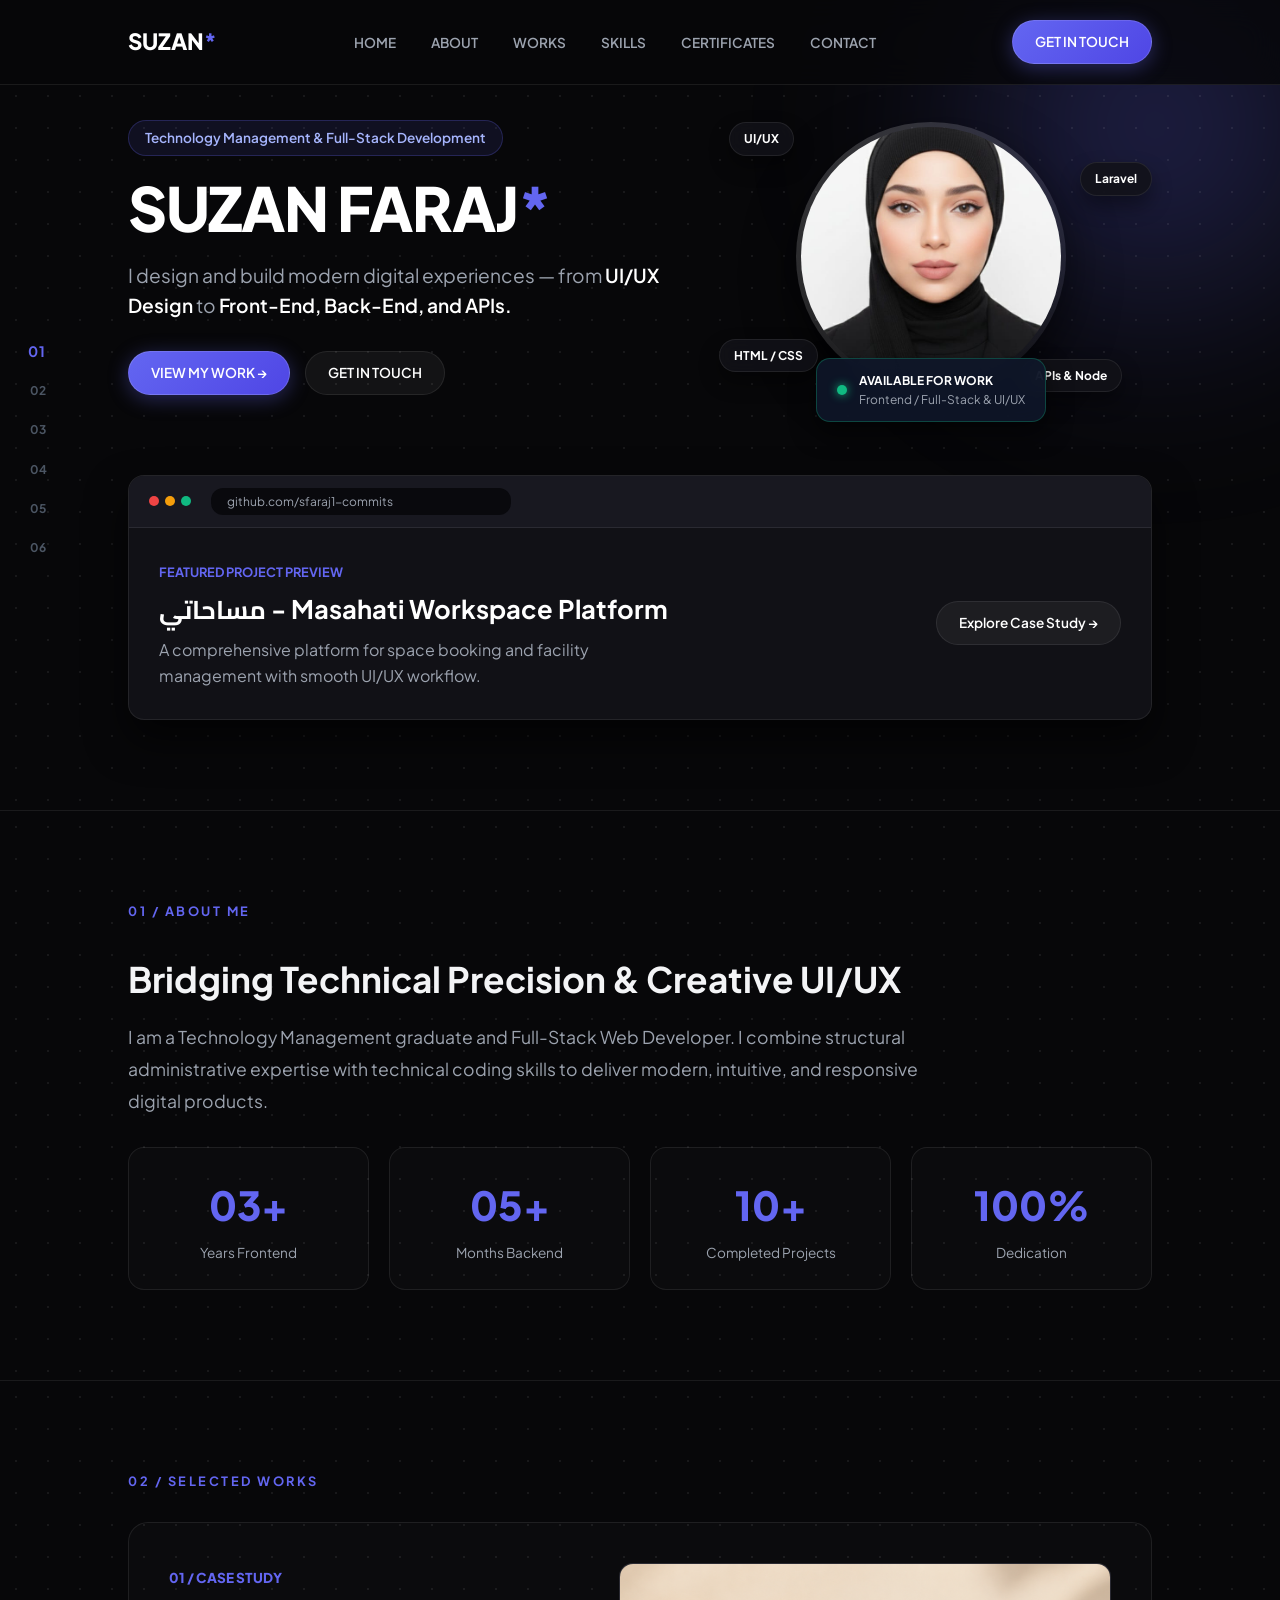
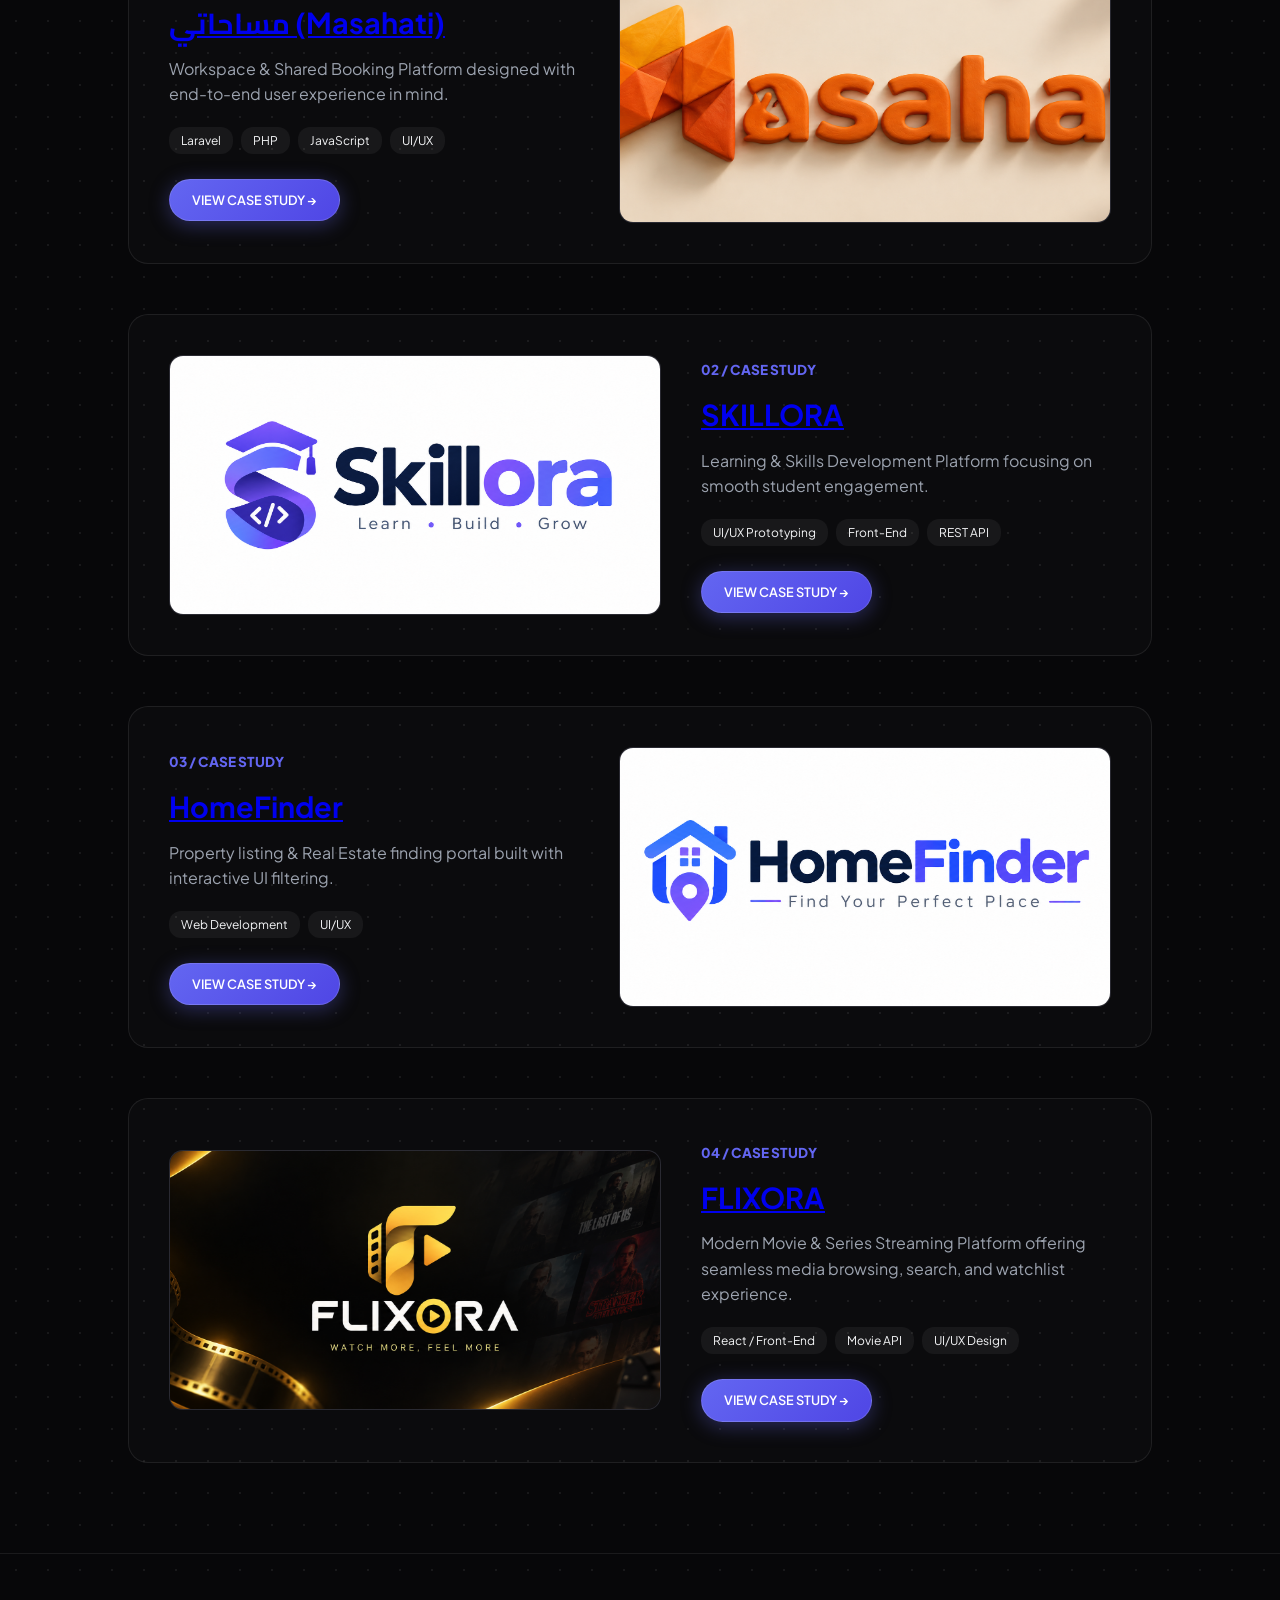
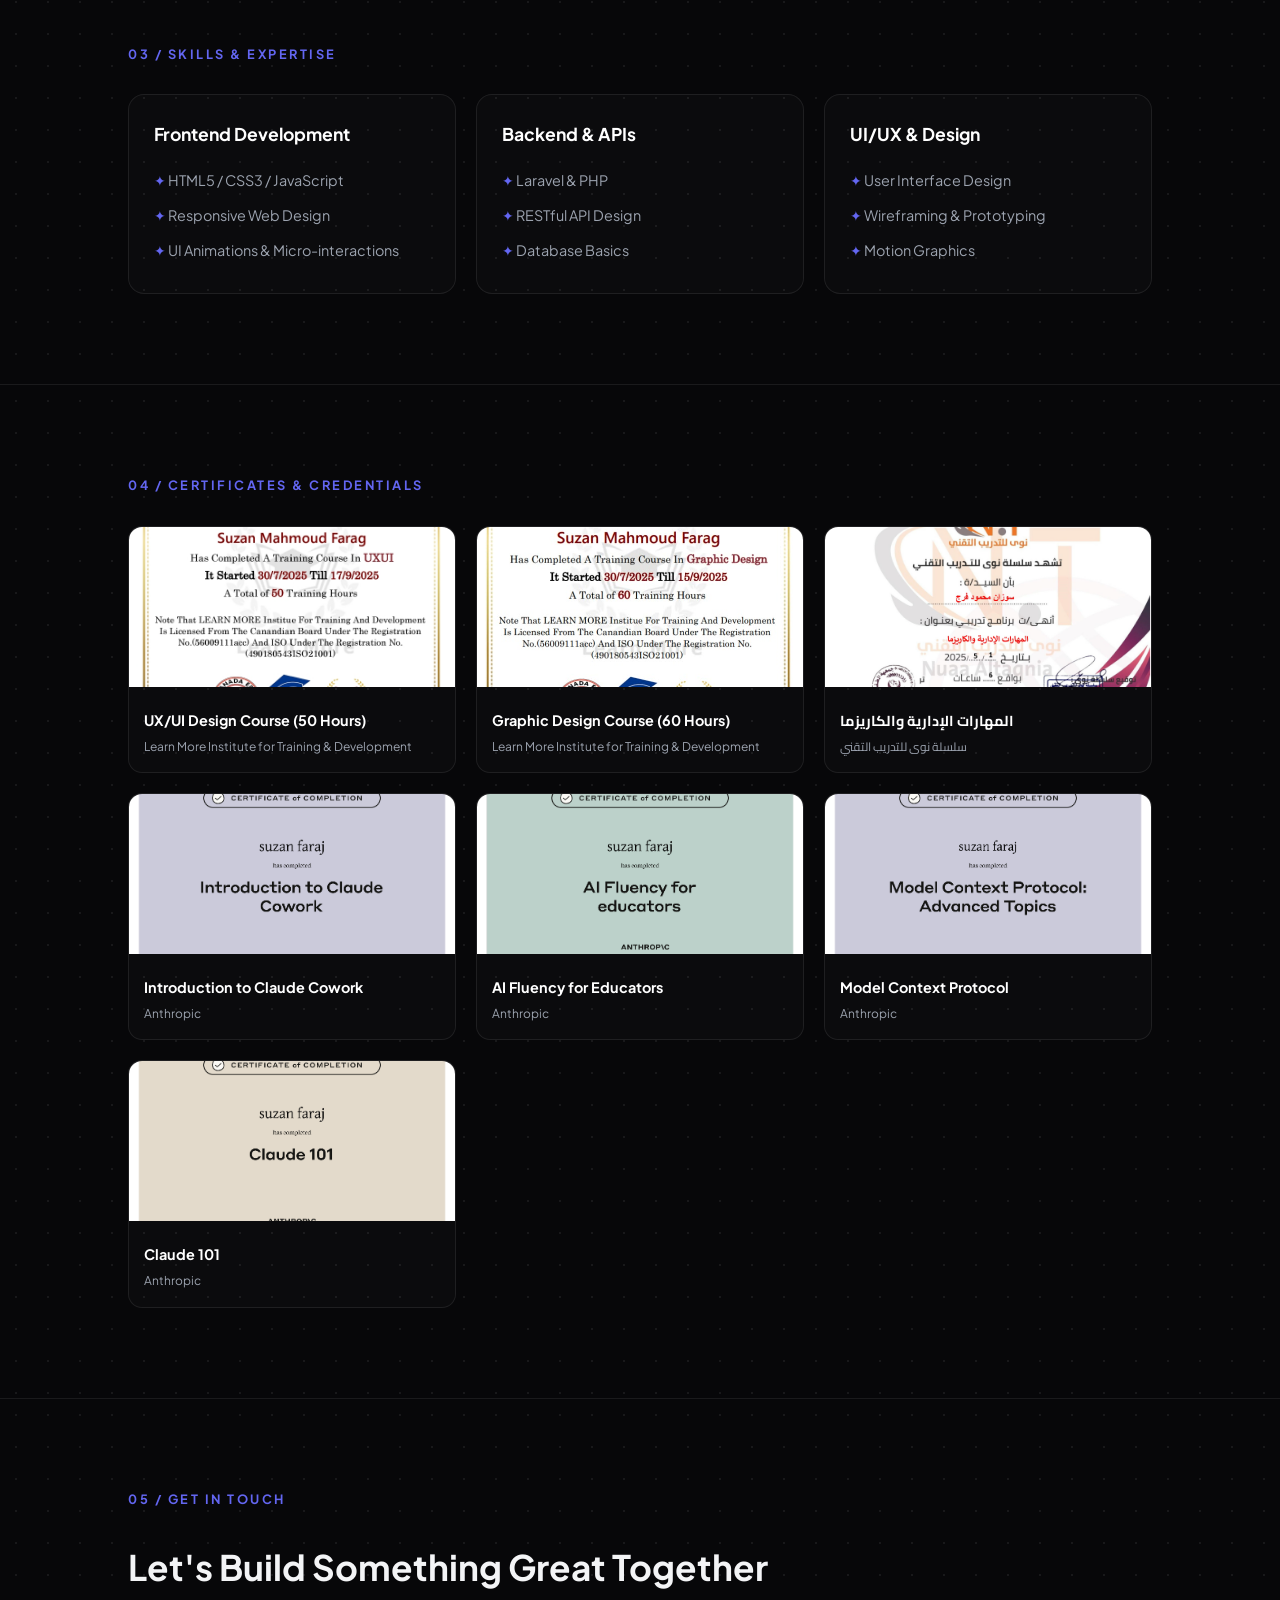
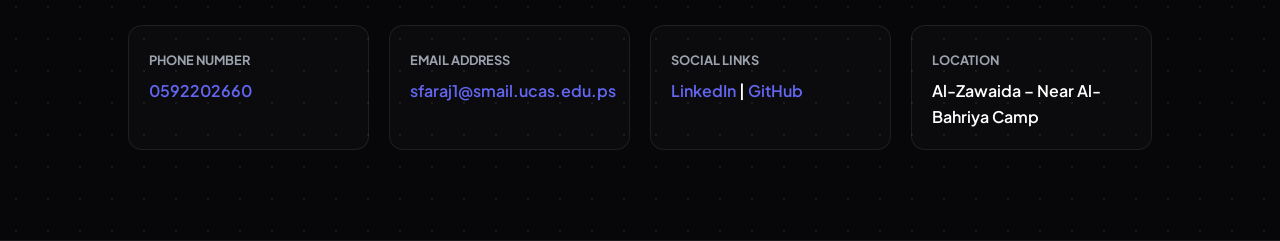
<file: index.html>
<!DOCTYPE html>
<html lang="en" dir="ltr">
<head>
    <meta charset="UTF-8">
    <meta name="viewport" content="width=device-width, initial-scale=1.0">
    <title>Suzan Faraj | Full-Stack & UI/UX Developer</title>
    
    <!-- Google Fonts -->
    <link rel="preconnect" href="https://fonts.googleapis.com">
    <link rel="preconnect" href="https://fonts.gstatic.com" crossorigin>
    <link href="https://fonts.googleapis.com/css2?family=Cairo:wght@400;600;700&family=Plus+Jakarta+Sans:wght@300;400;500;600;700;800&display=swap" rel="stylesheet">
    
    <!-- External CSS -->
    <link rel="stylesheet" href="css/style.css">

    <!-- Modal Internal CSS -->
    <style>
        .image-modal {
            display: none;
            position: fixed;
            z-index: 9999;
            padding-top: 50px;
            left: 0;
            top: 0;
            width: 100%;
            height: 100%;
            overflow: auto;
            background-color: rgba(0, 0, 0, 0.88);
            backdrop-filter: blur(8px);
        }

        .modal-content {
            margin: auto;
            display: block;
            max-width: 85%;
            max-height: 80vh;
            border-radius: 12px;
            box-shadow: 0 10px 30px rgba(0,0,0,0.8);
            object-fit: contain;
            animation: zoomIn 0.3s ease-in-out;
        }

        #caption {
            margin: auto;
            display: block;
            width: 80%;
            max-width: 700px;
            text-align: center;
            color: #ffffff;
            padding: 15px 0;
            font-size: 1.1rem;
            font-family: 'Plus Jakarta Sans', sans-serif;
        }

        .close-modal {
            position: absolute;
            top: 20px;
            right: 35px;
            color: #ffffff;
            font-size: 40px;
            font-weight: bold;
            cursor: pointer;
            transition: 0.3s;
            line-height: 1;
        }

        .close-modal:hover {
            color: #ff4d4d;
        }

        @keyframes zoomIn {
            from { transform: scale(0.7); opacity: 0; }
            to { transform: scale(1); opacity: 1; }
        }

        .cert-card img, .case-img img {
            cursor: pointer;
            transition: transform 0.3s ease, filter 0.3s ease;
        }

        .cert-card img:hover, .case-img img:hover {
            transform: scale(1.03);
            filter: brightness(1.05);
        }

        /* Smooth fade transition for browser preview slider */
        .preview-title, .preview-desc, #preview-url {
            transition: opacity 0.3s ease-in-out;
        }
        .fade-out {
            opacity: 0;
        }
    </style>
</head>
<body>

    <div class="ambient-glow"></div>

    <!-- Scroll Progress Indicator -->
    <div class="scroll-indicator">
        <a href="#home" class="scroll-step active">01</a>
        <a href="#about" class="scroll-step">02</a>
        <a href="#works" class="scroll-step">03</a>
        <a href="#skills" class="scroll-step">04</a>
        <a href="#certificates" class="scroll-step">05</a>
        <a href="#contact" class="scroll-step">06</a>
    </div>

    <!-- Header Navigation -->
    <header>
        <a class="logo" href="#home">SUZAN<span>*</span></a>
        <nav>
            <a href="#home">HOME</a>
            <a href="#about">ABOUT</a>
            <a href="#works">WORKS</a>
            <a href="#skills">SKILLS</a>
            <a href="#certificates">CERTIFICATES</a>
            <a href="#contact">CONTACT</a>
        </nav>
        <div class="header-actions">
            <a class="btn-primary" href="#contact">GET IN TOUCH</a>
        </div>
    </header>

    <main>
        <!-- HERO SECTION -->
        <section class="hero grid-bg" id="home">
            <div class="hero-content">
                <span class="hero-tag">Technology Management & Full-Stack Development</span>
                <h1>SUZAN FARAJ<span>*</span></h1>
                <p class="intro-text">
                    I design and build modern digital experiences — from <b>UI/UX Design</b> to <b>Front-End, Back-End, and APIs.</b>
                </p>

                <div class="hero-cta">
                    <a href="#works" class="btn-primary">VIEW MY WORK →</a>
                    <a href="#contact" class="btn-secondary">GET IN TOUCH</a>
                </div>
            </div>

            <!-- Profile Visual with Orbits & Floating Status -->
            <div class="hero-visual">
                <div class="floating-badge badge-1">UI/UX</div>
                <div class="floating-badge badge-2">Laravel</div>
                <div class="floating-badge badge-3">HTML / CSS</div>
                <div class="floating-badge badge-4">APIs & Node</div>

                <div class="photo-wrapper">
                    <img src="image/profile.jpg.jpeg" alt="Suzan Faraj">
                </div>

                <div class="status-card">
                    <div class="status-dot"></div>
                    <div class="status-info">
                        <strong>AVAILABLE FOR WORK</strong>
                        <span>Frontend / Full-Stack & UI/UX</span>
                    </div>
                </div>
            </div>

            <!-- Hero Live Browser Project Slider Preview -->
            <div class="hero-browser-preview">
                <div class="browser-header">
                    <div class="dots">
                        <div class="dot red"></div>
                        <div class="dot yellow"></div>
                        <div class="dot green"></div>
                    </div>
                    <div class="browser-url" id="preview-url">github.com/sfaraj1-commits</div>
                </div>
                <div class="browser-content">
                    <div>
                        <span class="preview-tag">FEATURED PROJECT PREVIEW</span>
                        <h3 id="preview-title" class="preview-title">مساحاتي - Masahati Workspace Platform</h3>
                        <p id="preview-desc" class="preview-desc">A comprehensive platform for space booking and facility management with smooth UI/UX workflow.</p>
                    </div>
                    <a href="https://github.com/sfaraj1-commits" target="_blank" class="btn-secondary btn-nowrap">Explore Case Study →</a>
                </div>
            </div>
        </section>

        <!-- ABOUT SECTION WITH STATS -->
        <section class="about grid-bg" id="about">
            <div class="section-top">01 / ABOUT ME</div>
            
            <h2 class="section-title">Bridging Technical Precision & Creative UI/UX</h2>
            <p class="section-description">
                I am a Technology Management graduate and Full-Stack Web Developer. I combine structural administrative expertise with technical coding skills to deliver modern, intuitive, and responsive digital products.
            </p>

            <!-- Stats Grid -->
            <div class="stats-grid">
                <div class="stat-card">
                    <div class="num">03+</div>
                    <div class="label">Years Frontend</div>
                </div>
                <div class="stat-card">
                    <div class="num">05+</div>
                    <div class="label">Months Backend</div>
                </div>
                <div class="stat-card">
                    <div class="num">10+</div>
                    <div class="label">Completed Projects</div>
                </div>
                <div class="stat-card">
                    <div class="num">100%</div>
                    <div class="label">Dedication</div>
                </div>
            </div>
        </section>

        <!-- SELECTED WORKS - CASE STUDIES -->
        <section class="works grid-bg" id="works">
            <div class="section-top">02 / SELECTED WORKS</div>

            <div class="case-studies">
                <!-- Case Study 01: Masahati -->
                <article class="case-card">
                    <div>
                        <span class="case-tag">01 / CASE STUDY</span>
                        <h3 class="case-title">
                            <a href="https://github.com/sfaraj1-commits" target="_blank" class="title-link">مساحاتي (Masahati)</a>
                        </h3>
                        <p class="case-desc">Workspace & Shared Booking Platform designed with end-to-end user experience in mind.</p>
                        <div class="tag-list">
                            <span class="tech-tag">Laravel</span>
                            <span class="tech-tag">PHP</span>
                            <span class="tech-tag">JavaScript</span>
                            <span class="tech-tag">UI/UX</span>
                        </div>
                        <a href="https://github.com/sfaraj1-commits" target="_blank" class="btn-primary btn-sm">VIEW CASE STUDY →</a>
                    </div>
                    <div class="case-img">
                        <img src="image/ChatGPT Image 1 أكتوبر 2026، 10_44_42 ص.png" alt="Masahati App Preview">
                    </div>
                </article>

                <!-- Case Study 02: Skillora -->
                <article class="case-card reverse">
                    <div class="case-img">
                        <img src="image/ChatGPT Image 8 أكتوبر 2026، 11_13_32 ص.png" alt="Skillora App Preview">
                    </div>
                    <div>
                        <span class="case-tag">02 / CASE STUDY</span>
                        <h3 class="case-title">
                            <a href="https://github.com/sfaraj1-commits/Skillora" target="_blank" class="title-link">SKILLORA</a>
                        </h3>
                        <p class="case-desc">Learning & Skills Development Platform focusing on smooth student engagement.</p>
                        <div class="tag-list">
                            <span class="tech-tag">UI/UX Prototyping</span>
                            <span class="tech-tag">Front-End</span>
                            <span class="tech-tag">REST API</span>
                        </div>
                        <a href="https://github.com/sfaraj1-commits/Skillora" target="_blank" class="btn-primary btn-sm">VIEW CASE STUDY →</a>
                    </div>
                </article>

                <!-- Case Study 03: HomeFinder -->
                <article class="case-card">
                    <div>
                        <span class="case-tag">03 / CASE STUDY</span>
                        <h3 class="case-title">
                            <a href="https://github.com/sfaraj1-commits" target="_blank" class="title-link">HomeFinder</a>
                        </h3>
                        <p class="case-desc">Property listing & Real Estate finding portal built with interactive UI filtering.</p>
                        <div class="tag-list">
                            <span class="tech-tag">Web Development</span>
                            <span class="tech-tag">UI/UX</span>
                        </div>
                        <a href="https://github.com/sfaraj1-commits" target="_blank" class="btn-primary btn-sm">VIEW CASE STUDY →</a>
                    </div>
                    <div class="case-img">
                        <img src="image/ChatGPT Image 8 أكتوبر 2026، 11_18_34 ص.png" alt="HomeFinder Portal Preview">
                    </div>
                </article>

                <!-- Case Study 04: Flixora -->
                <article class="case-card reverse">
                    <div class="case-img">
                        <img src="image/ChatGPT Image 8 أكتوبر 2026، 11_52_13 ص.png" alt="FLIXORA Movies App Preview">
                    </div>
                    <div>
                        <span class="case-tag">04 / CASE STUDY</span>
                        <h3 class="case-title">
                            <a href="https://github.com/sfaraj1-commits/Flixora" target="_blank" class="title-link">FLIXORA</a>
                        </h3>
                        <p class="case-desc">Modern Movie & Series Streaming Platform offering seamless media browsing, search, and watchlist experience.</p>
                        <div class="tag-list">
                            <span class="tech-tag">React / Front-End</span>
                            <span class="tech-tag">Movie API</span>
                            <span class="tech-tag">UI/UX Design</span>
                        </div>
                        <a href="https://github.com/sfaraj1-commits/Flixora" target="_blank" class="btn-primary btn-sm">VIEW CASE STUDY →</a>
                    </div>
                </article>
            </div>
        </section>

        <!-- SKILLS SECTION -->
        <section class="skills grid-bg" id="skills">
            <div class="section-top">03 / SKILLS & EXPERTISE</div>

            <div class="skills-grid">
                <div class="skill-box">
                    <h3>Frontend Development</h3>
                    <ul>
                        <li>HTML5 / CSS3 / JavaScript</li>
                        <li>Responsive Web Design</li>
                        <li>UI Animations & Micro-interactions</li>
                    </ul>
                </div>
                <div class="skill-box">
                    <h3>Backend & APIs</h3>
                    <ul>
                        <li>Laravel & PHP</li>
                        <li>RESTful API Design</li>
                        <li>Database Basics</li>
                    </ul>
                </div>
                <div class="skill-box">
                    <h3>UI/UX & Design</h3>
                    <ul>
                        <li>User Interface Design</li>
                        <li>Wireframing & Prototyping</li>
                        <li>Motion Graphics</li>
                    </ul>
                </div>
            </div>
        </section>

        <!-- CERTIFICATES SECTION -->
        <section class="certificates grid-bg" id="certificates">
            <div class="section-top">04 / CERTIFICATES & CREDENTIALS</div>

            <div class="cert-grid">
                <article class="cert-card">
                    <img src="image/g.jpeg" alt="UX/UI Design Training Certificate">
                    <div class="cert-info">
                        <h4>UX/UI Design Course (50 Hours)</h4>
                        <span>Learn More Institute for Training & Development</span>
                    </div>
                </article>

                <article class="cert-card">
                    <img src="image/WhatsApp Image 2026-10-06 at 2.01.51 PM.jpeg" alt="Graphic Design Training Certificate">
                    <div class="cert-info">
                        <h4>Graphic Design Course (60 Hours)</h4>
                        <span>Learn More Institute for Training & Development</span>
                    </div>
                </article>

                <article class="cert-card">
                    <img src="image/WhatsApp Image 2026-10-06 at 2.01.50 PM.jpeg" alt="Management Skills Certificate">
                    <div class="cert-info">
                        <h4>المهارات الإدارية والكاريزما</h4>
                        <span>سلسلة نوى للتدريب التقني</span>
                    </div>
                </article>

                <article class="cert-card">
                    <img src="image/certificate-2w9afbfnwqff-1787581860.jpg" alt="Certificate">
                    <div class="cert-info">
                        <h4>Introduction to Claude Cowork</h4>
                        <span>Anthropic</span>
                    </div>
                </article>

                <article class="cert-card">
                    <img src="image/certificate-3p4eb554yfsv-1787680988.jpg" alt="Certificate">
                    <div class="cert-info">
                        <h4>AI Fluency for Educators</h4>
                        <span>Anthropic</span>
                    </div>
                </article>

                <article class="cert-card">
                    <img src="image/certificate-8xuorm6f8h6w-1787682008.jpg" alt="Certificate">
                    <div class="cert-info">
                        <h4>Model Context Protocol</h4>
                        <span>Anthropic</span>
                    </div>
                </article>

                <article class="cert-card">
                    <img src="image/certificate-9eqwygiq89qj-1786186066.jpg" alt="Certificate">
                    <div class="cert-info">
                        <h4>Claude 101</h4>
                        <span>Anthropic</span>
                    </div>
                </article>
            </div>
        </section>

        <!-- CONTACT SECTION -->
        <section class="contact grid-bg" id="contact">
            <div class="section-top">05 / GET IN TOUCH</div>
            <h2 class="section-title">Let's Build Something Great Together</h2>

            <div class="contact-grid">
                <div class="contact-box">
                    <strong>Phone Number</strong>
                    <p><a href="tel:0592202660">0592202660</a></p>
                </div>
                <div class="contact-box">
                    <strong>Email Address</strong>
                    <p><a href="mailto:sfaraj1@smail.ucas.edu.ps">sfaraj1@smail.ucas.edu.ps</a></p>
                </div>
                <div class="contact-box">
                    <strong>Social Links</strong>
                    <p>
                        <a href="https://www.linkedin.com/in/suzan-ahmad-7a7024203?utm_source=share_via&utm_content=profile&utm_medium=member_android" target="_blank">LinkedIn</a> | 
                        <a href="https://github.com/sfaraj1-commits" target="_blank">GitHub</a>
                    </p>
                </div>
                <div class="contact-box">
                    <strong>Location</strong>
                    <p>Al-Zawaida – Near Al-Bahriya Camp</p>
                </div>
            </div>
        </section>
    </main>

    <!-- Lightbox Modal -->
    <div id="imageModal" class="image-modal" role="dialog" aria-modal="true" aria-hidden="true">
        <span class="close-modal" aria-label="Close modal">&times;</span>
        <img class="modal-content" id="fullImage" alt="Zoomed View">
        <div id="caption"></div>
    </div>

    <!-- JavaScript -->
    <script>
        document.addEventListener("DOMContentLoaded", () => {
            const projects = [
                { title: "مساحاتي - Masahati Workspace Platform", desc: "A comprehensive space booking and facility management system.", url: "github.com/sfaraj1-commits" },
                { title: "SKILLORA - Learning Platform", desc: "E-learning portal designed with clean UI/UX and seamless APIs.", url: "github.com/sfaraj1-commits/Skillora" },
                { title: "HomeFinder - Real Estate Portal", desc: "Real estate listing platform with advanced filtering controls.", url: "github.com/sfaraj1-commits" },
                { title: "FLIXORA - Movies & Series Platform", desc: "Modern movie discovery and streaming web application.", url: "github.com/sfaraj1-commits/Flixora" }
            ];

            let currentIndex = 0;
            const titleEl = document.getElementById("preview-title");
            const descEl = document.getElementById("preview-desc");
            const urlEl = document.getElementById("preview-url");

            // Slider switch with smooth fade transition
            setInterval(() => {
                titleEl.classList.add("fade-out");
                descEl.classList.add("fade-out");
                urlEl.classList.add("fade-out");

                setTimeout(() => {
                    currentIndex = (currentIndex + 1) % projects.length;
                    titleEl.textContent = projects[currentIndex].title;
                    descEl.textContent = projects[currentIndex].desc;
                    urlEl.textContent = projects[currentIndex].url;

                    titleEl.classList.remove("fade-out");
                    descEl.classList.remove("fade-out");
                    urlEl.classList.remove("fade-out");
                }, 300);
            }, 3500);

            // Active step indicator on scroll
            const sections = document.querySelectorAll("section");
            const navSteps = document.querySelectorAll(".scroll-step");

            window.addEventListener("scroll", () => {
                let current = "";
                sections.forEach(section => {
                    const sectionTop = section.offsetTop;
                    if (pageYOffset >= sectionTop - 200) {
                        current = section.getAttribute("id");
                    }
                });

                navSteps.forEach(step => {
                    step.classList.remove("active");
                    if (step.getAttribute("href") === `#${current}`) {
                        step.classList.add("active");
                    }
                });
            });

            // Zoom Image Lightbox Logic
            const modal = document.getElementById("imageModal");
            const modalImg = document.getElementById("fullImage");
            const captionText = document.getElementById("caption");
            const closeModal = document.querySelector(".close-modal");
            const clickableImages = document.querySelectorAll(".cert-card img, .case-img img");

            clickableImages.forEach(img => {
                img.addEventListener("click", function (e) {
                    modal.style.display = "block";
                    modal.setAttribute("aria-hidden", "false");
                    modalImg.src = e.currentTarget.src;
                    captionText.textContent = e.currentTarget.alt || "";
                });
            });

            const hideModal = () => {
                modal.style.display = "none";
                modal.setAttribute("aria-hidden", "true");
            };

            closeModal.addEventListener("click", hideModal);

            modal.addEventListener("click", (e) => {
                if (e.target === modal) hideModal();
            });

            document.addEventListener("keydown", (e) => {
                if (e.key === "Escape" && modal.style.display === "block") hideModal();
            });
        });
    </script>
</body>
</html>
</file>
<file: css/style.css>
:root {
    --bg-color: #070709;
    --card-bg: rgba(255, 255, 255, 0.02);
    --card-border: rgba(255, 255, 255, 0.08);
    --accent-color: #6366f1;
    --accent-glow: rgba(99, 102, 241, 0.35);
    --green-glow: #10b981;
    --text-main: #f3f4f6;
    --text-muted: #9ca3af;
}

* { 
    box-sizing: border-box; 
    margin: 0; 
    padding: 0; 
}

html { 
    scroll-behavior: smooth; 
}

body {
    background-color: var(--bg-color);
    color: var(--text-main);
    font-family: 'Plus Jakarta Sans', 'Cairo', sans-serif;
    line-height: 1.6;
    overflow-x: hidden;
    padding-top: 80px;
}

/* Ambient Background Glow */
.ambient-glow {
    position: fixed;
    top: -150px;
    right: -150px;
    width: 550px;
    height: 550px;
    background: radial-gradient(circle, var(--accent-glow) 0%, transparent 70%);
    z-index: -1;
    filter: blur(90px);
    pointer-events: none;
}

.grid-bg {
    background-image: radial-gradient(rgba(255, 255, 255, 0.07) 1px, transparent 1px);
    background-size: 32px 32px;
    padding: 90px 10%;
    border-bottom: 1px solid var(--card-border);
    position: relative;
}

/* Side Scroll Progress Indicator */
.scroll-indicator {
    position: fixed;
    left: 30px;
    top: 50%;
    transform: translateY(-50%);
    display: flex;
    flex-direction: column;
    gap: 20px;
    z-index: 100;
}

.scroll-step {
    font-size: 0.75rem;
    font-weight: 700;
    color: #4b5563;
    text-decoration: none;
    transition: all 0.3s;
    position: relative;
}

.scroll-step.active, 
.scroll-step:hover {
    color: var(--accent-color);
    transform: scale(1.2);
}

/* Header Navigation */
header {
    position: fixed;
    top: 0; 
    left: 0; 
    width: 100%;
    display: flex; 
    justify-content: space-between; 
    align-items: center;
    padding: 20px 10%;
    background: rgba(7, 7, 9, 0.8);
    backdrop-filter: blur(16px);
    z-index: 1000;
    border-bottom: 1px solid var(--card-border);
}

header .logo {
    font-size: 1.4rem; 
    font-weight: 800; 
    color: #fff; 
    text-decoration: none;
}

header .logo span { 
    color: var(--accent-color); 
}

header nav a {
    color: var(--text-muted); 
    text-decoration: none; 
    margin: 0 16px;
    font-size: 0.85rem; 
    font-weight: 600; 
    transition: color 0.3s;
}

header nav a:hover { 
    color: #fff; 
}

.header-actions { 
    display: flex; 
    align-items: center; 
    gap: 16px; 
}

/* Buttons */
.btn-primary {
    background: linear-gradient(135deg, #6366f1 0%, #4f46e5 100%);
    box-shadow: 0 4px 20px var(--accent-glow);
    padding: 10px 22px; 
    border-radius: 30px; 
    color: #fff;
    text-decoration: none; 
    font-size: 0.85rem; 
    font-weight: 600;
    transition: all 0.3s; 
    border: 1px solid rgba(255,255,255,0.15);
    display: inline-block;
}

.btn-primary:hover { 
    transform: translateY(-2px); 
    box-shadow: 0 6px 25px rgba(99, 102, 241, 0.5); 
}

.btn-primary.btn-sm {
    font-size: 0.8rem;
}

.btn-secondary {
    background: rgba(255, 255, 255, 0.05);
    border: 1px solid var(--card-border);
    padding: 10px 22px; 
    border-radius: 30px; 
    color: #fff;
    text-decoration: none; 
    font-size: 0.85rem; 
    font-weight: 600;
    transition: all 0.3s;
    display: inline-block;
}

.btn-secondary:hover { 
    background: rgba(255, 255, 255, 0.1); 
}

.btn-nowrap {
    white-space: nowrap;
}

/* HERO SECTION */
.hero {
    display: grid;
    grid-template-columns: 1.1fr 0.9fr;
    gap: 40px;
    align-items: center;
    min-height: calc(90vh - 80px);
    padding-top: 40px;
}

.hero-tag {
    display: inline-block;
    background: rgba(99, 102, 241, 0.1);
    border: 1px solid rgba(99, 102, 241, 0.25);
    color: #a5b4fc; 
    padding: 6px 16px; 
    border-radius: 20px;
    font-size: 0.85rem; 
    font-weight: 600; 
    margin-bottom: 20px;
}

h1 { 
    font-size: 3.8rem; 
    color: #fff; 
    font-weight: 800; 
    line-height: 1.05; 
    letter-spacing: -1.5px; 
}

h1 span { 
    color: var(--accent-color); 
}

.intro-text {
    font-size: 1.2rem; 
    color: var(--text-muted); 
    margin: 20px 0 30px 0; 
    max-width: 580px;
}

.intro-text b { 
    color: #fff; 
    font-weight: 600; 
}

.hero-cta { 
    display: flex; 
    gap: 15px; 
    align-items: center; 
}

/* Profile Visual */
.hero-visual {
    position: relative;
    display: flex;
    justify-content: center;
    align-items: center;
}

.photo-wrapper {
    position: relative;
    width: 270px; 
    height: 270px;
    border-radius: 50%;
    padding: 5px;
    background: linear-gradient(135deg, rgba(255,255,255,0.2), rgba(255,255,255,0.03));
    box-shadow: 0 20px 50px rgba(0,0,0,0.6);
    z-index: 2;
}

.photo-wrapper img { 
    width: 100%; 
    height: 100%; 
    object-fit: cover; 
    border-radius: 50%; 
}

/* Floating Tech Orbit Badges */
.floating-badge {
    position: absolute;
    background: rgba(18, 18, 24, 0.85);
    border: 1px solid var(--card-border);
    backdrop-filter: blur(8px);
    padding: 6px 14px;
    border-radius: 20px;
    font-size: 0.75rem;
    font-weight: 700;
    color: #fff;
    box-shadow: 0 10px 20px rgba(0,0,0,0.4);
    animation: floatAnim 4s ease-in-out infinite alternate;
    z-index: 3;
}

.badge-1 { top: 0; left: 20px; animation-delay: 0s; }
.badge-2 { top: 40px; right: 0; animation-delay: 1s; }
.badge-3 { bottom: 20px; left: 10px; animation-delay: 2s; }
.badge-4 { bottom: 0; right: 30px; animation-delay: 1.5s; }

@keyframes floatAnim {
    0% { transform: translateY(0px); }
    100% { transform: translateY(-10px); }
}

/* Floating Work Status Card */
.status-card {
    position: absolute;
    bottom: -30px;
    background: rgba(15, 23, 42, 0.9);
    border: 1px solid rgba(16, 185, 129, 0.3);
    backdrop-filter: blur(12px);
    padding: 12px 20px;
    border-radius: 14px;
    display: flex;
    align-items: center;
    gap: 12px;
    z-index: 4;
    box-shadow: 0 10px 25px rgba(0,0,0,0.5);
}

.status-dot {
    width: 10px; 
    height: 10px; 
    background: var(--green-glow); 
    border-radius: 50%;
    box-shadow: 0 0 10px var(--green-glow); 
    animation: pulse 1.8s infinite;
}

.status-info { font-size: 0.75rem; }
.status-info strong { display: block; color: #fff; }
.status-info span { color: var(--text-muted); }

@keyframes pulse { 
    0%, 100% { opacity: 1; } 
    50% { opacity: 0.4; } 
}

/* Browser Slider Preview */
.hero-browser-preview {
    grid-column: span 2;
    margin-top: 40px;
    background: #111116;
    border: 1px solid var(--card-border);
    border-radius: 16px;
    overflow: hidden;
    box-shadow: 0 20px 40px rgba(0,0,0,0.6);
}

.browser-header {
    background: #181820;
    padding: 12px 20px;
    display: flex;
    align-items: center;
    gap: 10px;
    border-bottom: 1px solid var(--card-border);
}

.dots { display: flex; gap: 6px; }
.dot { width: 10px; height: 10px; border-radius: 50%; background: #374151; }
.dot.red { background: #ef4444; } 
.dot.yellow { background: #f59e0b; } 
.dot.green { background: #10b981; }

.browser-url {
    background: #09090d;
    color: var(--text-muted);
    font-size: 0.75rem;
    padding: 4px 16px;
    border-radius: 12px;
    margin-left: 10px;
    flex: 1;
    max-width: 300px;
}

.browser-content {
    padding: 30px;
    display: flex;
    align-items: center;
    justify-content: space-between;
    min-height: 180px;
}

.preview-tag {
    color: var(--accent-color); 
    font-size: 0.8rem; 
    font-weight: 700;
}

.preview-title {
    font-size: 1.6rem; 
    color: #fff; 
    margin-top: 5px;
}

.preview-desc {
    color: var(--text-muted); 
    margin-top: 8px; 
    max-width: 500px;
}

/* GENERAL SECTION STYLES */
.section-top { 
    font-size: 0.8rem; 
    color: var(--accent-color); 
    letter-spacing: 2.5px; 
    font-weight: 700; 
    margin-bottom: 30px; 
    text-transform: uppercase; 
}

.section-title {
    font-size: 2.2rem; 
    margin-bottom: 15px;
}

.section-description {
    color: var(--text-muted); 
    font-size: 1.1rem; 
    max-width: 800px; 
    line-height: 1.8;
}

/* STATS CARDS */
.stats-grid {
    display: grid;
    grid-template-columns: repeat(auto-fit, minmax(180px, 1fr));
    gap: 20px;
    margin-top: 30px;
}

.stat-card {
    background: var(--card-bg);
    border: 1px solid var(--card-border);
    padding: 25px;
    border-radius: 16px;
    text-align: center;
}

.stat-card .num { 
    font-size: 2.5rem; 
    font-weight: 800; 
    color: var(--accent-color); 
}

.stat-card .label { 
    font-size: 0.85rem; 
    color: var(--text-muted); 
    margin-top: 5px; 
}

/* CASE STUDIES */
.case-studies { 
    display: flex; 
    flex-direction: column; 
    gap: 50px; 
    margin-top: 30px; 
}

.case-card {
    display: grid;
    grid-template-columns: 1fr 1.2fr;
    gap: 40px;
    background: var(--card-bg);
    border: 1px solid var(--card-border);
    border-radius: 20px;
    padding: 40px;
    align-items: center;
    transition: transform 0.3s;
}

.case-card:hover { 
    transform: translateY(-5px); 
    border-color: rgba(99, 102, 241, 0.4); 
}

.case-card.reverse { 
    grid-template-columns: 1.2fr 1fr; 
}

.case-tag {
    color: var(--accent-color); 
    font-weight: 800; 
    font-size: 0.85rem;
}

.case-title {
    font-size: 1.8rem; 
    color: #fff; 
    margin: 10px 0;
}

.case-desc {
    color: var(--text-muted); 
    margin-bottom: 20px;
}

.tag-list {
    display: flex; 
    gap: 8px; 
    flex-wrap: wrap; 
    margin-bottom: 25px;
}

.tech-tag {
    background: rgba(255,255,255,0.05); 
    padding: 4px 12px; 
    border-radius: 12px; 
    font-size: 0.75rem;
}

.case-img {
    width: 100%; 
    height: 260px; 
    background: #181820; 
    border-radius: 14px;
    display: flex; 
    align-items: center; 
    justify-content: center; 
    overflow: hidden;
    border: 1px solid var(--card-border);
}

.case-img img { 
    width: 100%; 
    height: 100%; 
    object-fit: cover; 
}

.img-placeholder {
    color: #666; 
    font-weight: 600;
}

/* SKILLS GRID */
.skills-grid { 
    display: grid; 
    grid-template-columns: repeat(auto-fit, minmax(260px, 1fr)); 
    gap: 20px; 
}

.skill-box { 
    background: var(--card-bg); 
    border: 1px solid var(--card-border); 
    padding: 25px; 
    border-radius: 16px; 
}

.skill-box h3 { 
    margin-bottom: 15px; 
    color: #fff; 
    font-size: 1.1rem; 
}

.skill-box ul { 
    list-style: none; 
}

.skill-box ul li { 
    padding: 6px 0; 
    color: var(--text-muted); 
    font-size: 0.9rem; 
}

.skill-box ul li::before { 
    content: "✦ "; 
    color: var(--accent-color); 
}

/* CERTIFICATES SHOWCASE */
.cert-grid { 
    display: grid; 
    grid-template-columns: repeat(auto-fill, minmax(260px, 1fr)); 
    gap: 20px; 
}

.cert-card { 
    background: var(--card-bg); 
    border: 1px solid var(--card-border); 
    border-radius: 14px; 
    overflow: hidden; 
}

.cert-card img { 
    width: 100%; 
    height: 160px; 
    object-fit: cover; 
}

.cert-info { 
    padding: 15px; 
}

.cert-info h4 { 
    font-size: 0.9rem; 
    color: #fff; 
}

.cert-info span { 
    font-size: 0.75rem; 
    color: var(--text-muted); 
}

/* CONTACT SECTION */
.contact-grid { 
    display: grid; 
    grid-template-columns: repeat(auto-fit, minmax(200px, 1fr)); 
    gap: 20px; 
    margin-top: 30px; 
}

.contact-box { 
    background: var(--card-bg); 
    border: 1px solid var(--card-border); 
    padding: 20px; 
    border-radius: 14px; 
}

.contact-box strong { 
    color: var(--text-muted); 
    font-size: 0.8rem; 
    text-transform: uppercase; 
}

.contact-box p { 
    margin-top: 6px; 
    color: #fff; 
    font-weight: 600; 
}

.contact-box a { 
    color: var(--accent-color); 
    text-decoration: none; 
}

/* MEDIA QUERIES */
@media (max-width: 900px) {
    .hero { 
        grid-template-columns: 1fr; 
        text-align: center; 
    }
    
    .hero-visual { 
        margin-top: 30px; 
    }
    
    .hero-cta { 
        justify-content: center; 
    }
    
    .case-card, 
    .case-card.reverse { 
        grid-template-columns: 1fr; 
    }
    
    .scroll-indicator { 
        display: none; 
    }
    
    header nav { 
        display: none; 
    }
    
    h1 { 
        font-size: 2.6rem; 
    }
}
/* Styling for Image Modal */
.image-modal {
    display: none;
    position: fixed;
    z-index: 9999;
    padding-top: 50px;
    left: 0;
    top: 0;
    width: 100%;
    height: 100%;
    overflow: auto;
    background-color: rgba(0, 0, 0, 0.85);
    backdrop-filter: blur(5px);
}

.modal-content {
    margin: auto;
    display: block;
    max-width: 85%;
    max-height: 80vh;
    border-radius: 12px;
    box-shadow: 0 10px 30px rgba(0,0,0,0.5);
    object-fit: contain;
    animation: zoomIn 0.3s ease;
}

#caption {
    margin: auto;
    display: block;
    width: 80%;
    max-width: 700px;
    text-align: center;
    color: #fff;
    padding: 15px 0;
    font-size: 1.1rem;
}

.close-modal {
    position: absolute;
    top: 20px;
    right: 35px;
    color: #f1f1f1;
    font-size: 40px;
    font-weight: bold;
    cursor: pointer;
    transition: 0.3s;
}

.close-modal:hover {
    color: #bbb;
}

@keyframes zoomIn {
    from { transform: scale(0.7); opacity: 0; }
    to { transform: scale(1); opacity: 1; }
}

/* إضافة شكل المؤشر عند تحريك الماوس فوق صور الشهادات والمعرض */
.cert-card img, .case-img img {
    cursor: pointer;
    transition: transform 0.3s ease;
}

.cert-card img:hover, .case-img img:hover {
    transform: scale(1.03);
}
</file>
